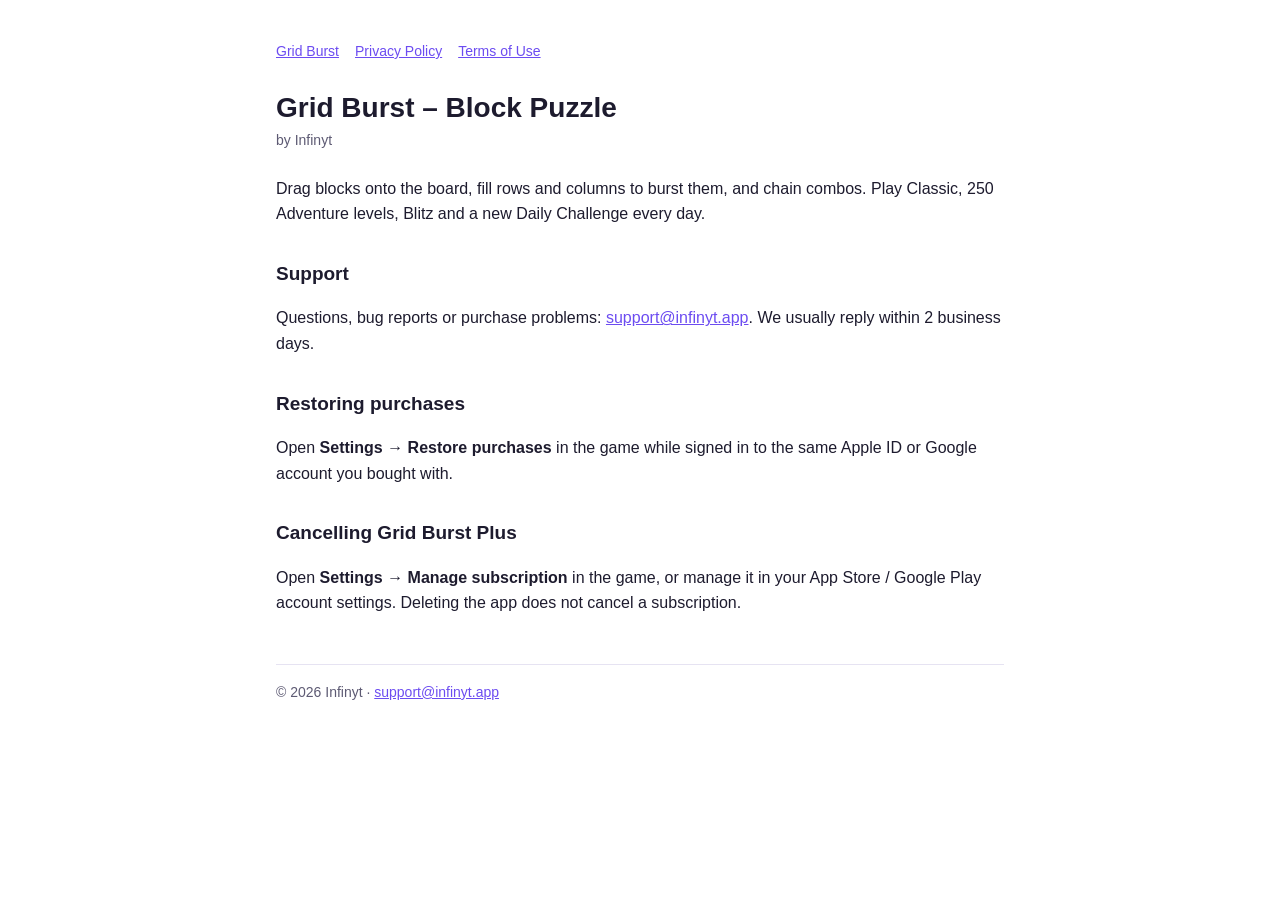
<file: index.html>
<!doctype html><html lang="en"><head><meta charset="utf-8"><meta name="viewport" content="width=device-width,initial-scale=1"><link rel="stylesheet" href="style.css"><title>Grid Burst</title></head><body><main><nav><a href="index.html">Grid Burst</a><a href="privacy.html">Privacy Policy</a><a href="terms.html">Terms of Use</a></nav>
<h1>Grid Burst – Block Puzzle</h1><p class="meta">by Infinyt</p>
<p>Drag blocks onto the board, fill rows and columns to burst them, and chain combos. Play Classic, 250 Adventure levels, Blitz and a new Daily Challenge every day.</p>
<h2>Support</h2><p>Questions, bug reports or purchase problems: <a href="mailto:support@infinyt.app">support@infinyt.app</a>. We usually reply within 2 business days.</p>
<h2>Restoring purchases</h2><p>Open <b>Settings → Restore purchases</b> in the game while signed in to the same Apple ID or Google account you bought with.</p>
<h2>Cancelling Grid Burst Plus</h2><p>Open <b>Settings → Manage subscription</b> in the game, or manage it in your App Store / Google Play account settings. Deleting the app does not cancel a subscription.</p>
<footer>© 2026 Infinyt · <a href="mailto:support@infinyt.app">support@infinyt.app</a></footer></main></body></html>
</file>
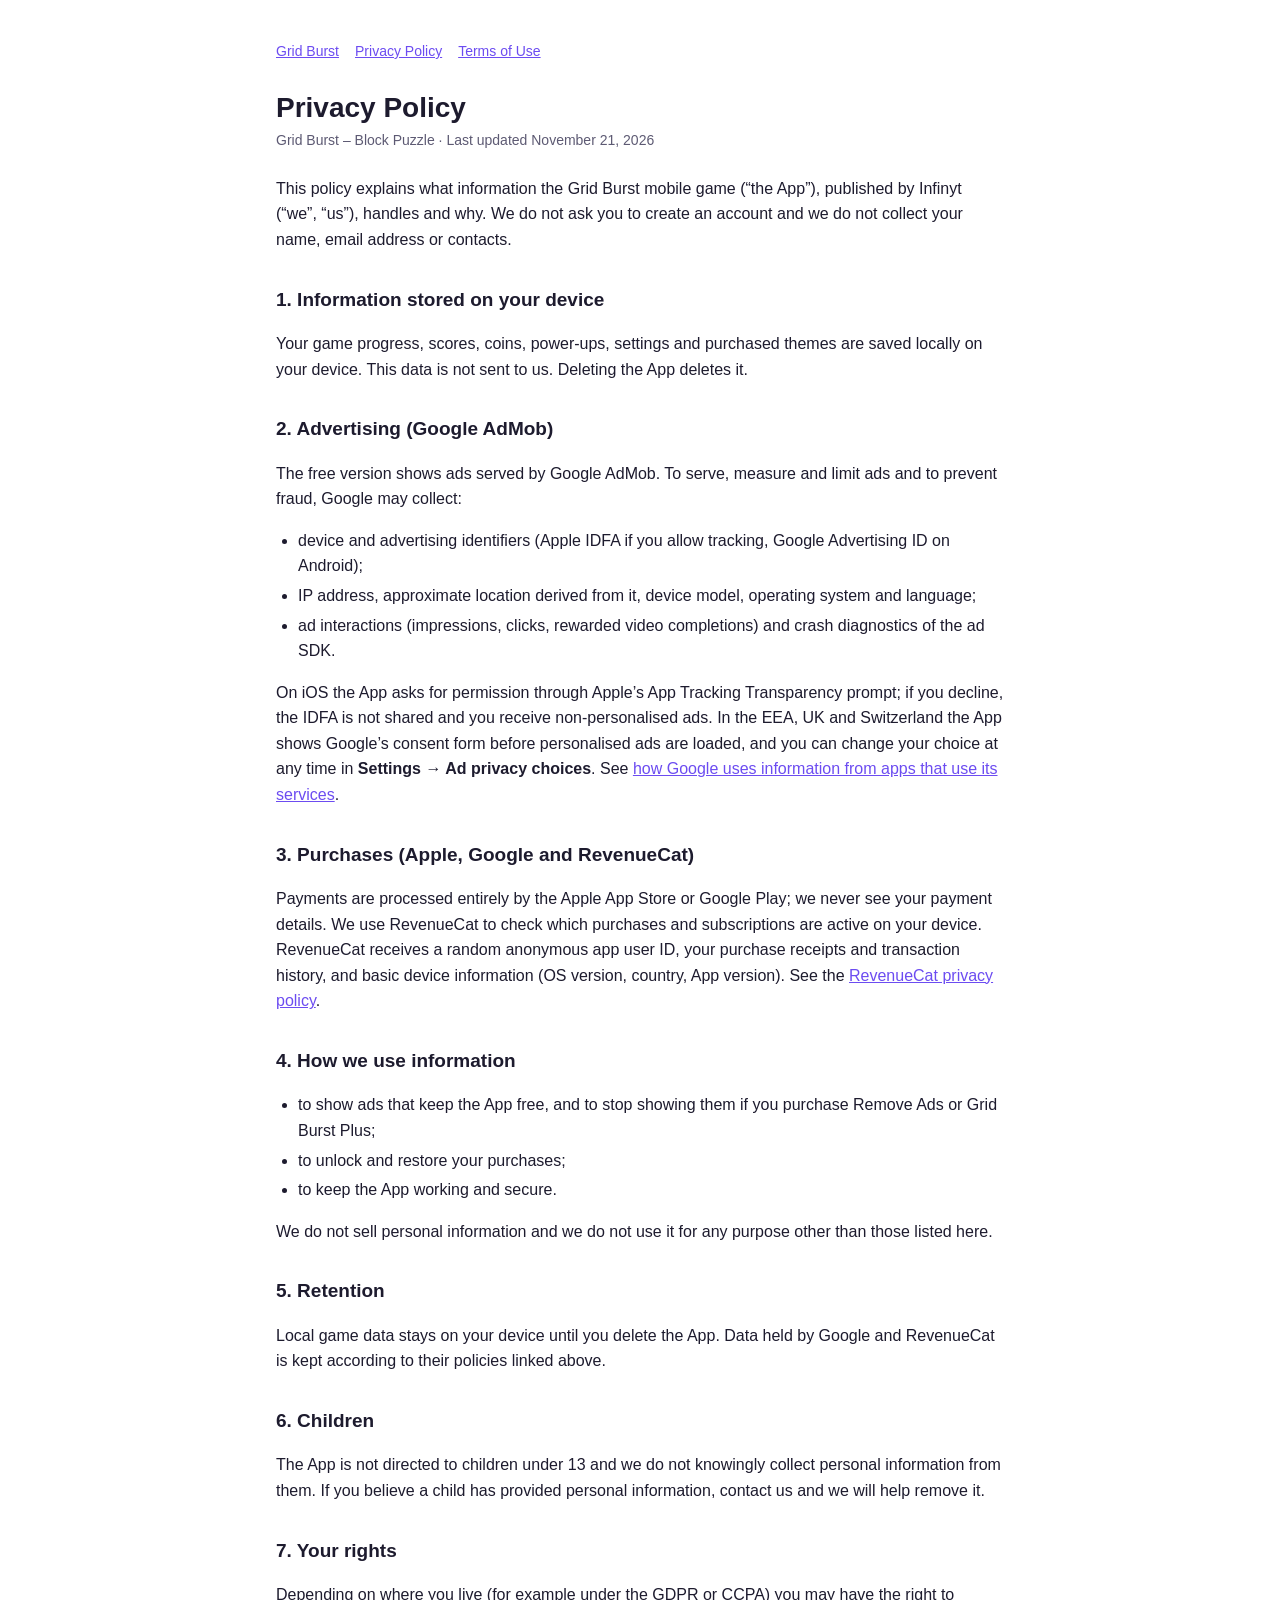
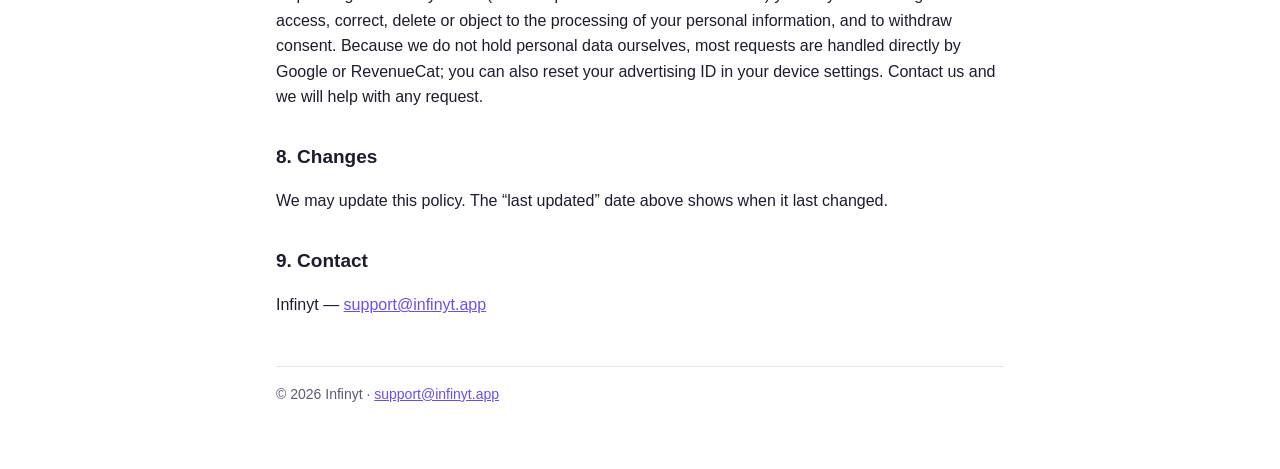
<file: privacy.html>
<!doctype html><html lang="en"><head><meta charset="utf-8"><meta name="viewport" content="width=device-width,initial-scale=1"><link rel="stylesheet" href="style.css"><title>Privacy Policy – Grid Burst</title></head><body><main><nav><a href="index.html">Grid Burst</a><a href="privacy.html">Privacy Policy</a><a href="terms.html">Terms of Use</a></nav>
<h1>Privacy Policy</h1><p class="meta">Grid Burst – Block Puzzle · Last updated November 21, 2026</p>
<p>This policy explains what information the Grid Burst mobile game (“the App”), published by Infinyt (“we”, “us”), handles and why. We do not ask you to create an account and we do not collect your name, email address or contacts.</p>
<h2>1. Information stored on your device</h2>
<p>Your game progress, scores, coins, power-ups, settings and purchased themes are saved locally on your device. This data is not sent to us. Deleting the App deletes it.</p>
<h2>2. Advertising (Google AdMob)</h2>
<p>The free version shows ads served by Google AdMob. To serve, measure and limit ads and to prevent fraud, Google may collect:</p>
<ul><li>device and advertising identifiers (Apple IDFA if you allow tracking, Google Advertising ID on Android);</li>
<li>IP address, approximate location derived from it, device model, operating system and language;</li>
<li>ad interactions (impressions, clicks, rewarded video completions) and crash diagnostics of the ad SDK.</li></ul>
<p>On iOS the App asks for permission through Apple’s App Tracking Transparency prompt; if you decline, the IDFA is not shared and you receive non-personalised ads. In the EEA, UK and Switzerland the App shows Google’s consent form before personalised ads are loaded, and you can change your choice at any time in <b>Settings → Ad privacy choices</b>. See <a href="https://policies.google.com/technologies/partner-sites">how Google uses information from apps that use its services</a>.</p>
<h2>3. Purchases (Apple, Google and RevenueCat)</h2>
<p>Payments are processed entirely by the Apple App Store or Google Play; we never see your payment details. We use RevenueCat to check which purchases and subscriptions are active on your device. RevenueCat receives a random anonymous app user ID, your purchase receipts and transaction history, and basic device information (OS version, country, App version). See the <a href="https://www.revenuecat.com/privacy">RevenueCat privacy policy</a>.</p>
<h2>4. How we use information</h2>
<ul><li>to show ads that keep the App free, and to stop showing them if you purchase Remove Ads or Grid Burst Plus;</li>
<li>to unlock and restore your purchases;</li><li>to keep the App working and secure.</li></ul>
<p>We do not sell personal information and we do not use it for any purpose other than those listed here.</p>
<h2>5. Retention</h2><p>Local game data stays on your device until you delete the App. Data held by Google and RevenueCat is kept according to their policies linked above.</p>
<h2>6. Children</h2><p>The App is not directed to children under 13 and we do not knowingly collect personal information from them. If you believe a child has provided personal information, contact us and we will help remove it.</p>
<h2>7. Your rights</h2><p>Depending on where you live (for example under the GDPR or CCPA) you may have the right to access, correct, delete or object to the processing of your personal information, and to withdraw consent. Because we do not hold personal data ourselves, most requests are handled directly by Google or RevenueCat; you can also reset your advertising ID in your device settings. Contact us and we will help with any request.</p>
<h2>8. Changes</h2><p>We may update this policy. The “last updated” date above shows when it last changed.</p>
<h2>9. Contact</h2><p>Infinyt — <a href="mailto:support@infinyt.app">support@infinyt.app</a></p>
<footer>© 2026 Infinyt · <a href="mailto:support@infinyt.app">support@infinyt.app</a></footer></main></body></html>
</file>
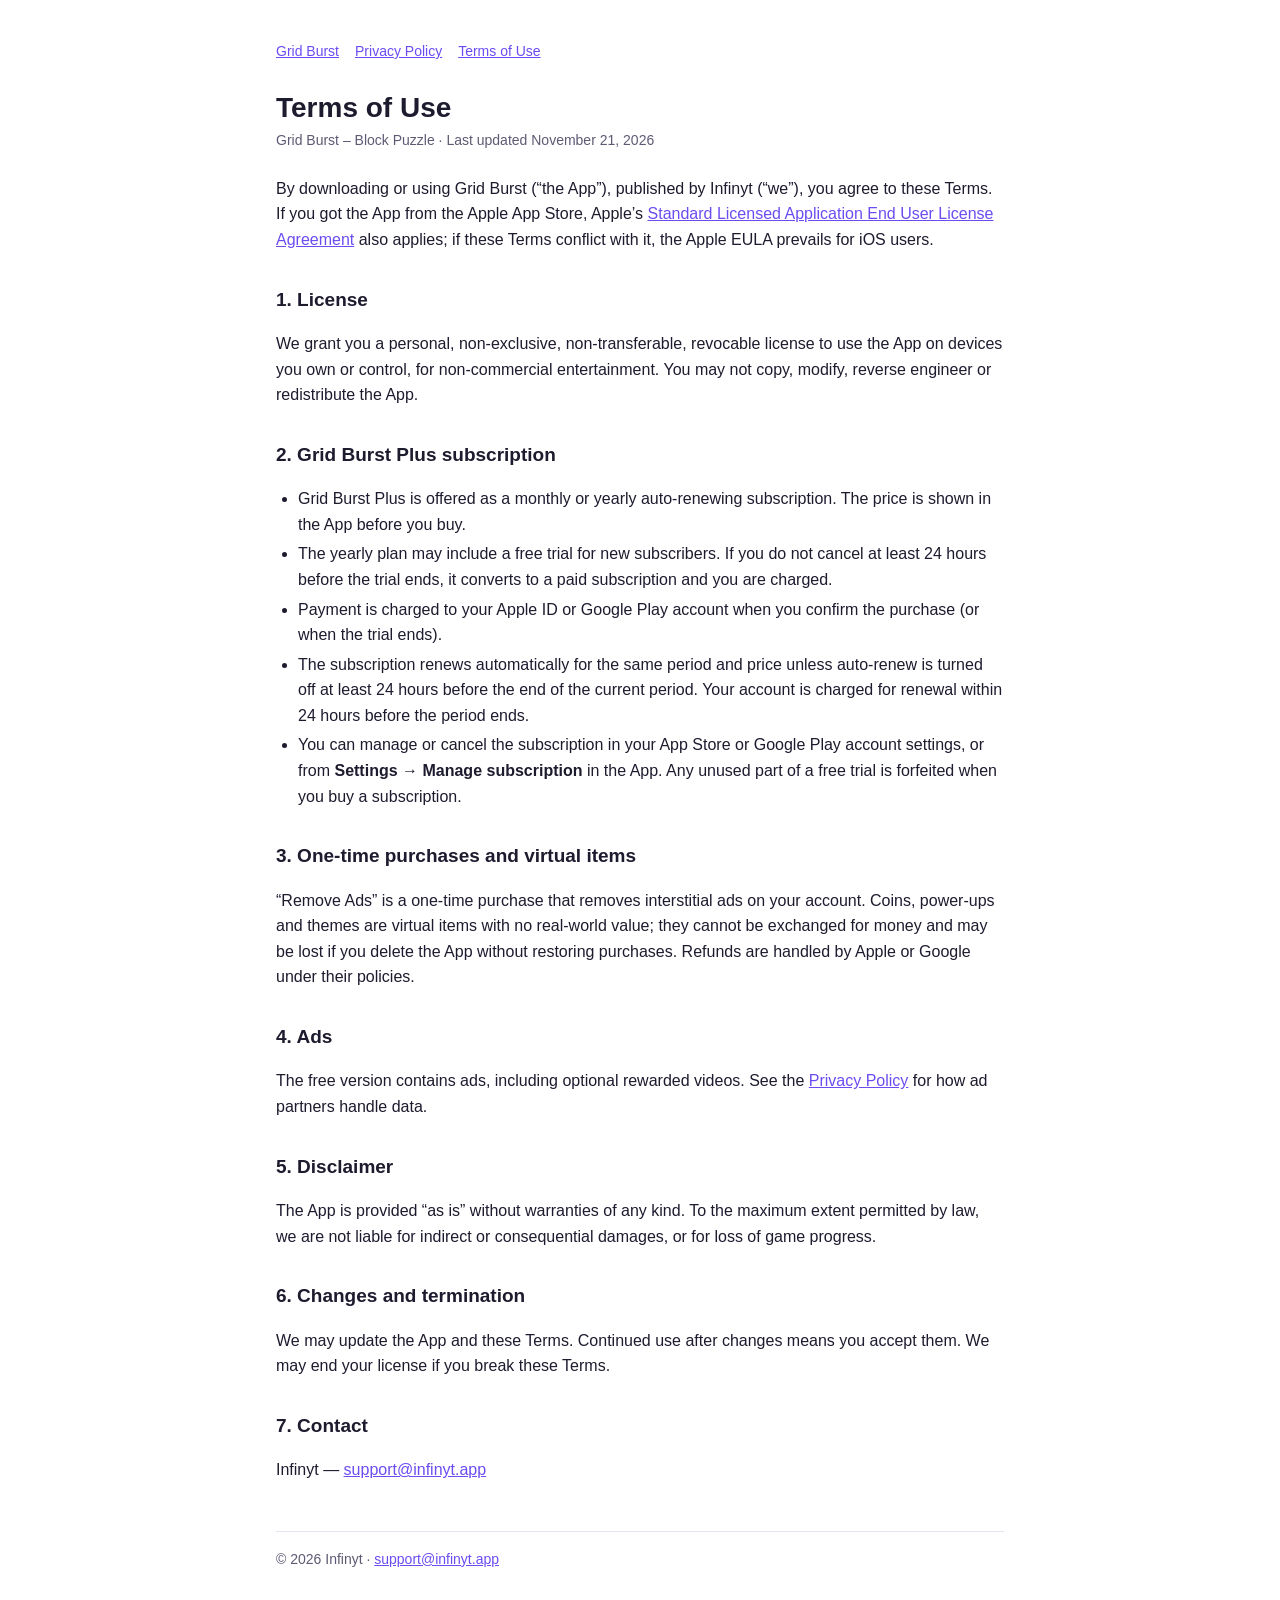
<file: terms.html>
<!doctype html><html lang="en"><head><meta charset="utf-8"><meta name="viewport" content="width=device-width,initial-scale=1"><link rel="stylesheet" href="style.css"><title>Terms of Use – Grid Burst</title></head><body><main><nav><a href="index.html">Grid Burst</a><a href="privacy.html">Privacy Policy</a><a href="terms.html">Terms of Use</a></nav>
<h1>Terms of Use</h1><p class="meta">Grid Burst – Block Puzzle · Last updated November 21, 2026</p>
<p>By downloading or using Grid Burst (“the App”), published by Infinyt (“we”), you agree to these Terms. If you got the App from the Apple App Store, Apple’s <a href="https://www.apple.com/legal/internet-services/itunes/dev/stdeula/">Standard Licensed Application End User License Agreement</a> also applies; if these Terms conflict with it, the Apple EULA prevails for iOS users.</p>
<h2>1. License</h2><p>We grant you a personal, non-exclusive, non-transferable, revocable license to use the App on devices you own or control, for non-commercial entertainment. You may not copy, modify, reverse engineer or redistribute the App.</p>
<h2>2. Grid Burst Plus subscription</h2>
<ul><li>Grid Burst Plus is offered as a monthly or yearly auto-renewing subscription. The price is shown in the App before you buy.</li>
<li>The yearly plan may include a free trial for new subscribers. If you do not cancel at least 24 hours before the trial ends, it converts to a paid subscription and you are charged.</li>
<li>Payment is charged to your Apple ID or Google Play account when you confirm the purchase (or when the trial ends).</li>
<li>The subscription renews automatically for the same period and price unless auto-renew is turned off at least 24 hours before the end of the current period. Your account is charged for renewal within 24 hours before the period ends.</li>
<li>You can manage or cancel the subscription in your App Store or Google Play account settings, or from <b>Settings → Manage subscription</b> in the App. Any unused part of a free trial is forfeited when you buy a subscription.</li></ul>
<h2>3. One-time purchases and virtual items</h2><p>“Remove Ads” is a one-time purchase that removes interstitial ads on your account. Coins, power-ups and themes are virtual items with no real-world value; they cannot be exchanged for money and may be lost if you delete the App without restoring purchases. Refunds are handled by Apple or Google under their policies.</p>
<h2>4. Ads</h2><p>The free version contains ads, including optional rewarded videos. See the <a href="privacy.html">Privacy Policy</a> for how ad partners handle data.</p>
<h2>5. Disclaimer</h2><p>The App is provided “as is” without warranties of any kind. To the maximum extent permitted by law, we are not liable for indirect or consequential damages, or for loss of game progress.</p>
<h2>6. Changes and termination</h2><p>We may update the App and these Terms. Continued use after changes means you accept them. We may end your license if you break these Terms.</p>
<h2>7. Contact</h2><p>Infinyt — <a href="mailto:support@infinyt.app">support@infinyt.app</a></p>
<footer>© 2026 Infinyt · <a href="mailto:support@infinyt.app">support@infinyt.app</a></footer></main></body></html>
</file>
<file: style.css>
:root{--bg:#fff;--fg:#1d1b2e;--muted:#5d5a73;--accent:#6c4cf1;--line:#e6e3f2}
@media (prefers-color-scheme:dark){:root{--bg:#141235;--fg:#eeeaff;--muted:#a9a4c9;--accent:#a996ff;--line:#2b2858}}
*{box-sizing:border-box}body{margin:0;background:var(--bg);color:var(--fg);font:16px/1.6 -apple-system,BlinkMacSystemFont,"Segoe UI",Roboto,sans-serif}
main{max-width:760px;margin:0 auto;padding:40px 16px 64px}h1{font-size:28px;line-height:1.25;margin:0 0 4px}h2{font-size:19px;margin:32px 0 8px}
.meta{color:var(--muted);font-size:14px;margin:0 0 24px}a{color:var(--accent)}ul{padding-left:22px}li{margin:4px 0}
nav{display:flex;gap:16px;font-size:14px;margin-bottom:28px}footer{margin-top:48px;padding-top:16px;border-top:1px solid var(--line);color:var(--muted);font-size:14px}
</file>
